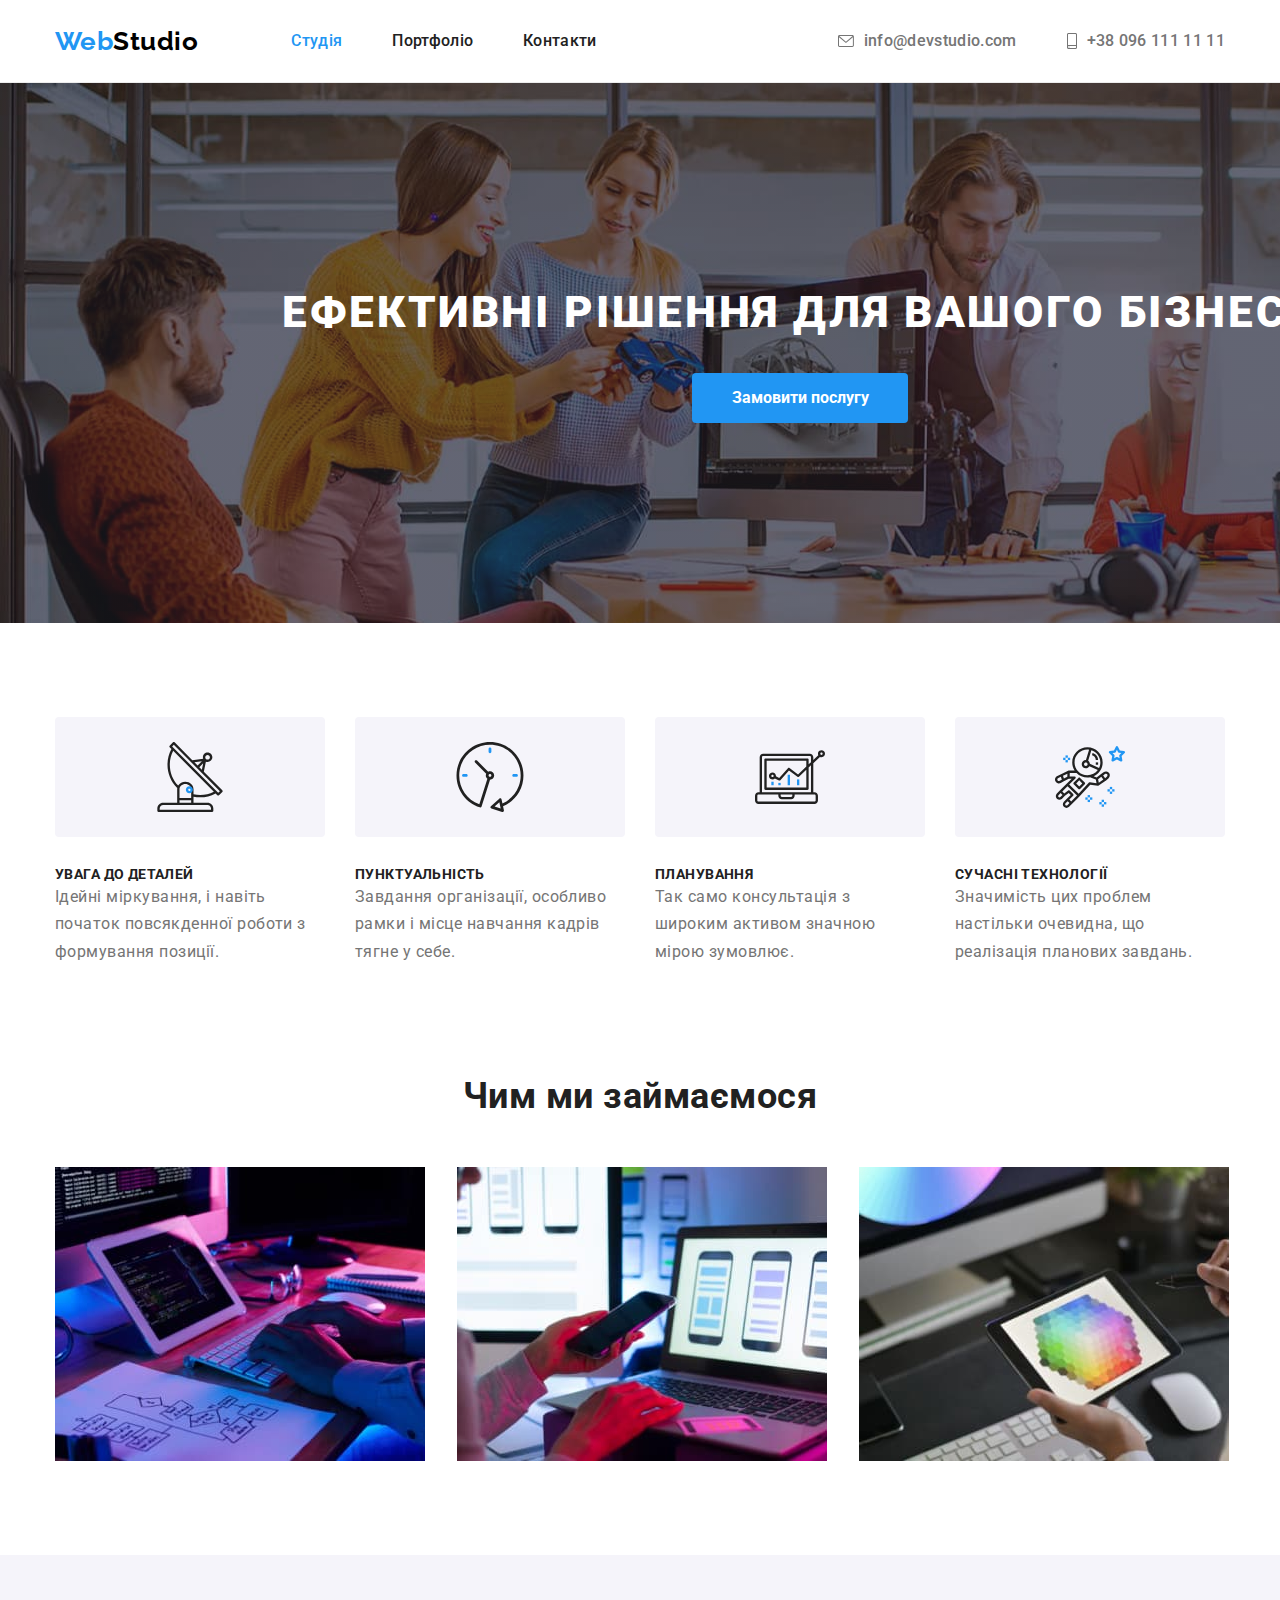
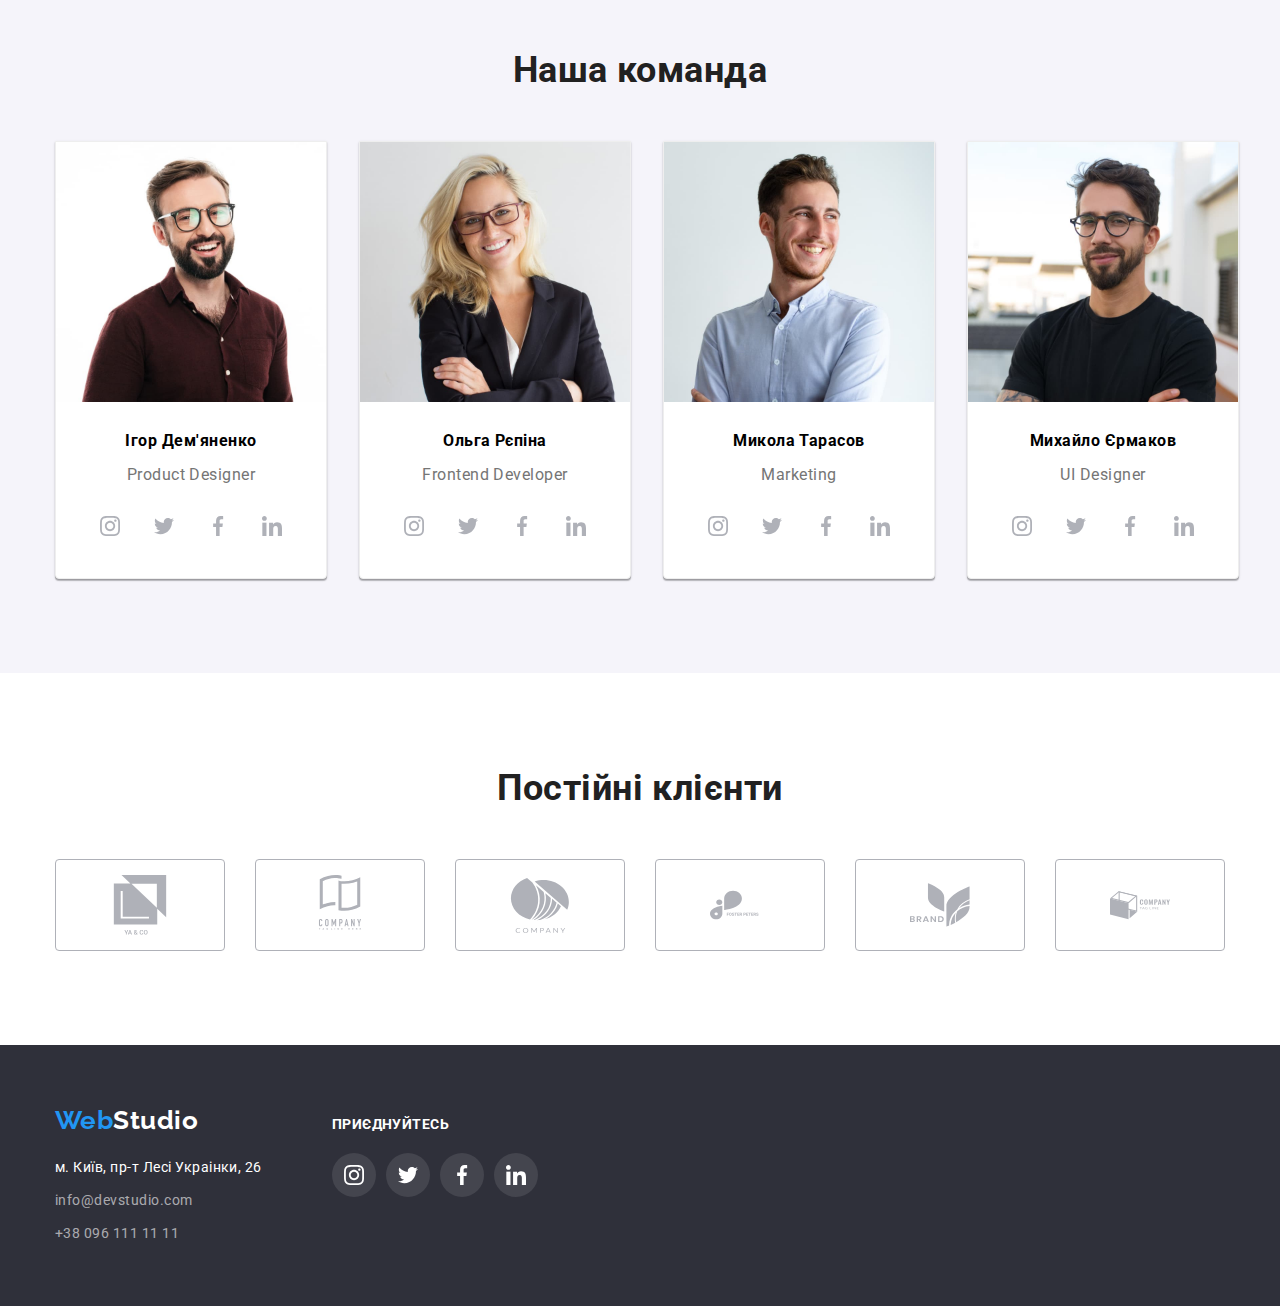
<file: index.html>
<!DOCTYPE html>

<html lang="uk">
    <head>
        <meta charset="UTF-8">
        <title>HTML5 basics</title>
        <link rel="preconnect" href="https://fonts.googleapis.com">
        <link rel="preconnect" href="https://fonts.gstatic.com" crossorigin>
        <link href="https://fonts.googleapis.com/css2?family=Raleway:wght@700&family=Roboto:wght@400;500;700;900&display=swap"
            rel="stylesheet">
        <link rel="stylesheet" href="https://cdn.jsdelivr.net/npm/modern-normalize@1.1.0/modern-normalize.min.css">
        <link rel="stylesheet" href="./css/styles.css">
    </head>
        <body>
            <header class="page-header">
                <div class="container header-box">
                <nav class="main-nav">
                    <a href="./index.html" class="logo logo-header link">
                    Web<span>Studio</span>
                    </a>
                <ul class="site-nav list">                    
                    <li class="item"><a href="./index.html" class="link current">Студія</a></li>
                    <li class="item"><a href="./portfolio.html" class="link">Портфоліо</a></li>
                    <li class="item"><a href="" class="link">Контакти</a></li>                   
                </ul>
                </nav>
                <ul class="auth-nav list">
                    <li class="item">
                        <a href="mailto:info@devstudio.com" class="auth-nav-mail link">
                       <svg class="header-mail" width="16" height="12">
                            <use href="./images/icons.svg#icon-envelope"></use>
                        </svg>
                          info@devstudio.com
                        </a> 
                    </li>
                    
                    <li class="item">
                        <a href="tel:+380961111111" class="auth-nav-phone link">
                     <svg class="header-mail" width="10" height="16">
                        <use href="./images/icons.svg#icon-smartphone2x"></use>
                    </svg>
                    
                    
                   +38 096 111 11 11</a></li>
                </ul>
                </div>
            </header>
            
            <main>
                <section class="hero">
                    <div class="container hero-box">
                    <h1 class="hero-title">Ефективні рішення для вашого бізнесу</h1>
                    <button type="button" class="hero-button">Замовити послугу</button>
                    </div>
                </section>
                <section class="benefits">
                    <div class="container">
                    <h2 class="section-title visually-hidden ">Наші переваги</h2>

                    <ul class="list benefits-list">
                        <li class="benefits-item">
                            <div class="benefit-icon">
                                <svg class="our-benefits-icon">
                                    <use href="./images/icons.svg#icon-antenna"></use>
                                </svg>
                            </div>
                            <h3 class="section-title-list">Увага до деталей</h3>
                            <p class="section-title-text">Ідейні міркування, і навіть початок повсякденної роботи з формування позиції.</p></li>                    
                        <li class="benefits-item">
                            <div class="benefit-icon">
                                <svg class="our-benefits-icon">
                                    <use href="./images/icons.svg#icon-clock-1"></use>
                                </svg>
                            </div>
                            <h3 class="section-title-list">Пунктуальність</h3>
                            <p class="section-title-text">Завдання організації, особливо рамки і місце навчання кадрів тягне у себе.</p></li>
                        <li class="benefits-item">
                            <div class="benefit-icon">
                                <svg class="our-benefits-icon">
                                    <use href="./images/icons.svg#icon-diagram-1"></use>
                                </svg>
                            </div>
                            <h3 class="section-title-list">Планування</h3>
                            <p class="section-title-text">Так само консультація з широким активом значною мірою зумовлює.</p>
                        </li>
                        <li class="benefits-item">
                            <div class="benefit-icon">
                                <svg class="our-benefits-icon">
                                    <use href="./images/icons.svg#icon-astronaut-1"></use>
                                </svg>
                            </div>
                            <h3 class="section-title-list">Сучасні технології</h3>
                            <p class="section-title-text">Значимість цих проблем настільки очевидна, що реалізація планових завдань.</p>
                        </li>               
                    </ul>
                    </div>
                </section>
                       
                <Section class="activity">
                    <div class="container">
                    <h2 class="section-title">Чим ми займаємося</h2>
                    <ul class="list section-list">
                        <li class="section-item">
                            <img src="./images/laptop.jpg" alt="Лэптоп" width="370">
                        </li>
                        
                        <li class="section-item">
                            <img src="./images/smartphone.jpg" alt="Смартфон" width="370">                            
                        </li>
                        <li class="section-item">
                            <img src="./images/ipad.jpg" alt="Айпад" width="370">                            
                        </li>                       
                    </ul>
                    </div>
                </section>
            
                <section class="team our-team">
                    <div class="container">
                    <h2 class="section-title">Наша команда</h2>
                    <ul class="list team-list">
                        <li class="team-item">
                            <img src="./images/demyanenko.jpg" alt="Игорь Демьяненко" width="270">
                            <div class="team-member">                           
                            <h3 class="team-title-list">Ігор Дем'яненко</h3>
                            <p class="section-title-text">Product Designer</p>
                            <ul class="social-list list">
                                <li class="social-list-item">
                                    <a href="" class="social-list-link">
                                        <svg aria-label="іконка інстаграм" class="social-list-icon">
                                            <use href="./images/icons.svg#icon-instagram-1"></use>
                                        </svg>
                            
                                    </a>
                                </li>
                                <li class="social-list-item">
                                    <a href="" class="social-list-link">
                                        <svg aria-label="іконка твіттер" class="social-list-icon">
                                            <use href="./images/icons.svg#icon-twitter-1"></use>
                                        </svg>
                                    </a>
                                </li>
                                <li class="social-list-item">
                                    <a href="" class="social-list-link">
                                        <svg aria-label="іконка фейсбук" class="social-list-icon">
                                            <use href="./images/icons.svg#icon-facebook-1"></use>
                                        </svg>
                                    </a>
                                </li>
                                <li class="social-list-item">
                                    <a href="" class="social-list-link">
                                        <svg aria-label="іконка лінкедін" class="social-list-icon">
                                            <use href="./images/icons.svg#icon-linkedin-1"></use>
                                        </svg>
                                    </a>
                                </li>
                            </ul>
                            </div>

                        </li>
                        
                        <li class="team-item">
                            <img src="./images/repina.jpg" alt="Ольга Репина" width="270">
                            <div class="team-member">
                            <h3 class="team-title-list">Ольга Рєпіна</h3>
                            <p class="section-title-text">Frontend Developer</p>
                            <ul class="social-list list">
                                <li class="social-list-item">
                                    <a href="" class="social-list-link">
                                        <svg aria-label="іконка інстаграм" class="social-list-icon">
                                            <use href="./images/icons.svg#icon-instagram-1"></use>
                                        </svg>
                            
                                    </a>
                                </li>
                                <li class="social-list-item">
                                    <a href="" class="social-list-link">
                                        <svg aria-label="іконка твіттер" class="social-list-icon">
                                            <use href="./images/icons.svg#icon-twitter-1"></use>
                                        </svg>
                                    </a>
                                </li>
                                <li class="social-list-item">
                                    <a href="" class="social-list-link">
                                        <svg aria-label="іконка фейсбук" class="social-list-icon">
                                            <use href="./images/icons.svg#icon-facebook-1"></use>
                                        </svg>
                                    </a>
                                </li>
                                <li class="social-list-item">
                                    <a href="" class="social-list-link">
                                        <svg aria-label="іконка лінкедін" class="social-list-icon">
                                            <use href="./images/icons.svg#icon-linkedin-1"></use>
                                        </svg>
                                    </a>
                                </li>
                            </ul>
                            </div>
                        </li>
                        <li class="team-item">
                            <img src="./images/tarasov.jpg" alt="Николай Тарасов" width="270">
                            <div class="team-member">
                            <h3 class="team-title-list">Микола Тарасов</h3>
                            <p class="section-title-text">Marketing</p>
                            <ul class="social-list list">
                                <li class="social-list-item">
                                    <a href="" class="social-list-link">
                                        <svg aria-label="іконка інстаграм" class="social-list-icon">
                                            <use href="./images/icons.svg#icon-instagram-1"></use>
                                        </svg>
                            
                                    </a>
                                </li>
                                <li class="social-list-item">
                                    <a href="" class="social-list-link">
                                        <svg aria-label="іконка твіттер" class="social-list-icon">
                                            <use href="./images/icons.svg#icon-twitter-1"></use>
                                        </svg>
                                    </a>
                                </li>
                                <li class="social-list-item">
                                    <a href="" class="social-list-link">
                                        <svg aria-label="іконка фейсбук" class="social-list-icon">
                                            <use href="./images/icons.svg#icon-facebook-1"></use>
                                        </svg>
                                    </a>
                                </li>
                                <li class="social-list-item">
                                    <a href="" class="social-list-link">
                                        <svg aria-label="іконка лінкедін" class="social-list-icon">
                                            <use href="./images/icons.svg#icon-linkedin-1"></use>
                                        </svg>
                                    </a>
                                </li>
                            </ul>
                            </div>
                        </li>
                        <li class="team-item">
                            <img src="./images/ermakov.jpg" alt="Михаил Ермаков" width="270">
                            <div class="team-member">
                            <h3 class="team-title-list">Михайло Єрмаков</h3>
                            <p class="section-title-text">UI Designer</p>
                            <ul class="social-list list">
                                <li class="social-list-item">
                                    <a href="" class="social-list-link">
                                        <svg aria-label="іконка інстаграм" class="social-list-icon">
                                            <use href="./images/icons.svg#icon-instagram-1"></use>
                                        </svg>
                            
                                    </a>
                                </li>
                                <li class="social-list-item">
                                    <a href="" class="social-list-link">
                                        <svg aria-label="іконка твіттер" class="social-list-icon">
                                            <use href="./images/icons.svg#icon-twitter-1"></use>
                                        </svg>
                                    </a>
                                </li>
                                <li class="social-list-item">
                                    <a href="" class="social-list-link">
                                        <svg aria-label="іконка фейсбук" class="social-list-icon">
                                            <use href="./images/icons.svg#icon-facebook-1"></use>
                                        </svg>
                                    </a>
                                </li>
                                <li class="social-list-item">
                                    <a href="" class="social-list-link">
                                        <svg aria-label="іконка лінкедін" class="social-list-icon">
                                            <use href="./images/icons.svg#icon-linkedin-1"></use>
                                        </svg>
                                    </a>
                                </li>
                            </ul>
                            </div>
                        </li>
                    </ul>
                    </div>
                </section>
                
                <section class="our-clients">                    
                    <div class="container">
                        <h2 class="section-title">Постійні клієнти</h2>
                        <ul class="clients-list list">
                            <li class="client-list-item">
                                <a href="" class="client-list-link">
                                    <svg class="client-list-icon">
                                        <use href="./images/icons.svg#icon-client1"></use>
                                    </svg>
                                </a>
                            </li>
                            <li class="client-list-item">
                                <a href="" class="client-list-link">
                                    <svg class="client-list-icon">
                                        <use href="./images/icons.svg#icon-client2"></use>
                                    </svg>
                                </a>
                            </li>
                            <li class="client-list-item">
                                <a href="" class="client-list-link">
                                    <svg class="client-list-icon">
                                        <use href="./images/icons.svg#icon-client3"></use>
                                    </svg>
                                </a>
                            </li>
                            <li class="client-list-item">
                                <a href="" class="client-list-link">
                                    <svg class="client-list-icon">
                                        <use href="./images/icons.svg#icon-client4"></use>
                                    </svg>
                                </a>
                            </li>
                            <li class="client-list-item">
                                <a href="" class="client-list-link">
                                    <svg class="client-list-icon">
                                        <use href="./images/icons.svg#icon-client5"></use>
                                    </svg>
                                </a>
                            </li>
                            <li class="client-list-item">
                                <a href="" class="client-list-link">
                                    <svg class="client-list-icon">
                                        <use href="./images/icons.svg#icon-client6"></use>
                                    </svg>
                                </a>
                            </li>
                        </ul>
                    </div>
                </section>
            
            </main>
                
                <footer class="page-footer">
                <div class="container footer-box">
                <div>
                <a href="./index.html" class="logo logo-footer link">
                    Web<span>Studio</span>
                </a>
                <address>
                <ul class="list link">
                    <li class="adress-list"><a href="https://goo.gl/maps/CPtrU1FHBa2aNyZL9" target="_blank" rel="noopener noreferrer nofollow" class="footer-contacts">м. Київ, пр-т Лесі
                        Украінки, 26</a></li>
                    <li class="adress-list"><a href="mailto:info@devstudio.com" class="footer-list-contacts">info@devstudio.com</a></li>
                    <li><a href="tel:+380961111111" class="footer-list-contacts">+38 096 111 11 11</a></li>
                </ul>
                </address>
                </div>

                
                <div class="footer-social">
                    <p class="section-title-list call">Приєднуйтесь</p>
                    <ul class="footer-social-list list">
                        <li class="footer-sicial-item">
                            <a href="" class="footer-social-link">
                                <svg class="footer-social-icon">
                                    <use href="./images/icons.svg#icon-instagram-2"></use>
                                </svg>

                            </a>
                        </li>
                        <li class="footer-sicial-item">
                            <a href="" class="footer-social-link">
                                <svg class="footer-social-icon">
                                <use href="images/icons.svg#icon-twitter-2"></use>
                                </svg>

                            </a>
                        </li>
                        <li class="footer-sicial-item">
                            <a href="" class="footer-social-link">
                                <svg class="footer-social-icon">
                                <use href="./images/icons.svg#icon-facebook-2"></use>
                                </svg>
                            </a>
                        </li>
                        <li class="footer-sicial-item">
                            <a href="" class="footer-social-link">
                                <svg class="footer-social-icon">
                                <use href="./images/icons.svg#icon-linkedin-2"></use>
                                </svg>
                            </a>
                        </li>

                    </ul>
                    </div>

                </div>
                </footer>                
                
        </body>
</html>
</file>
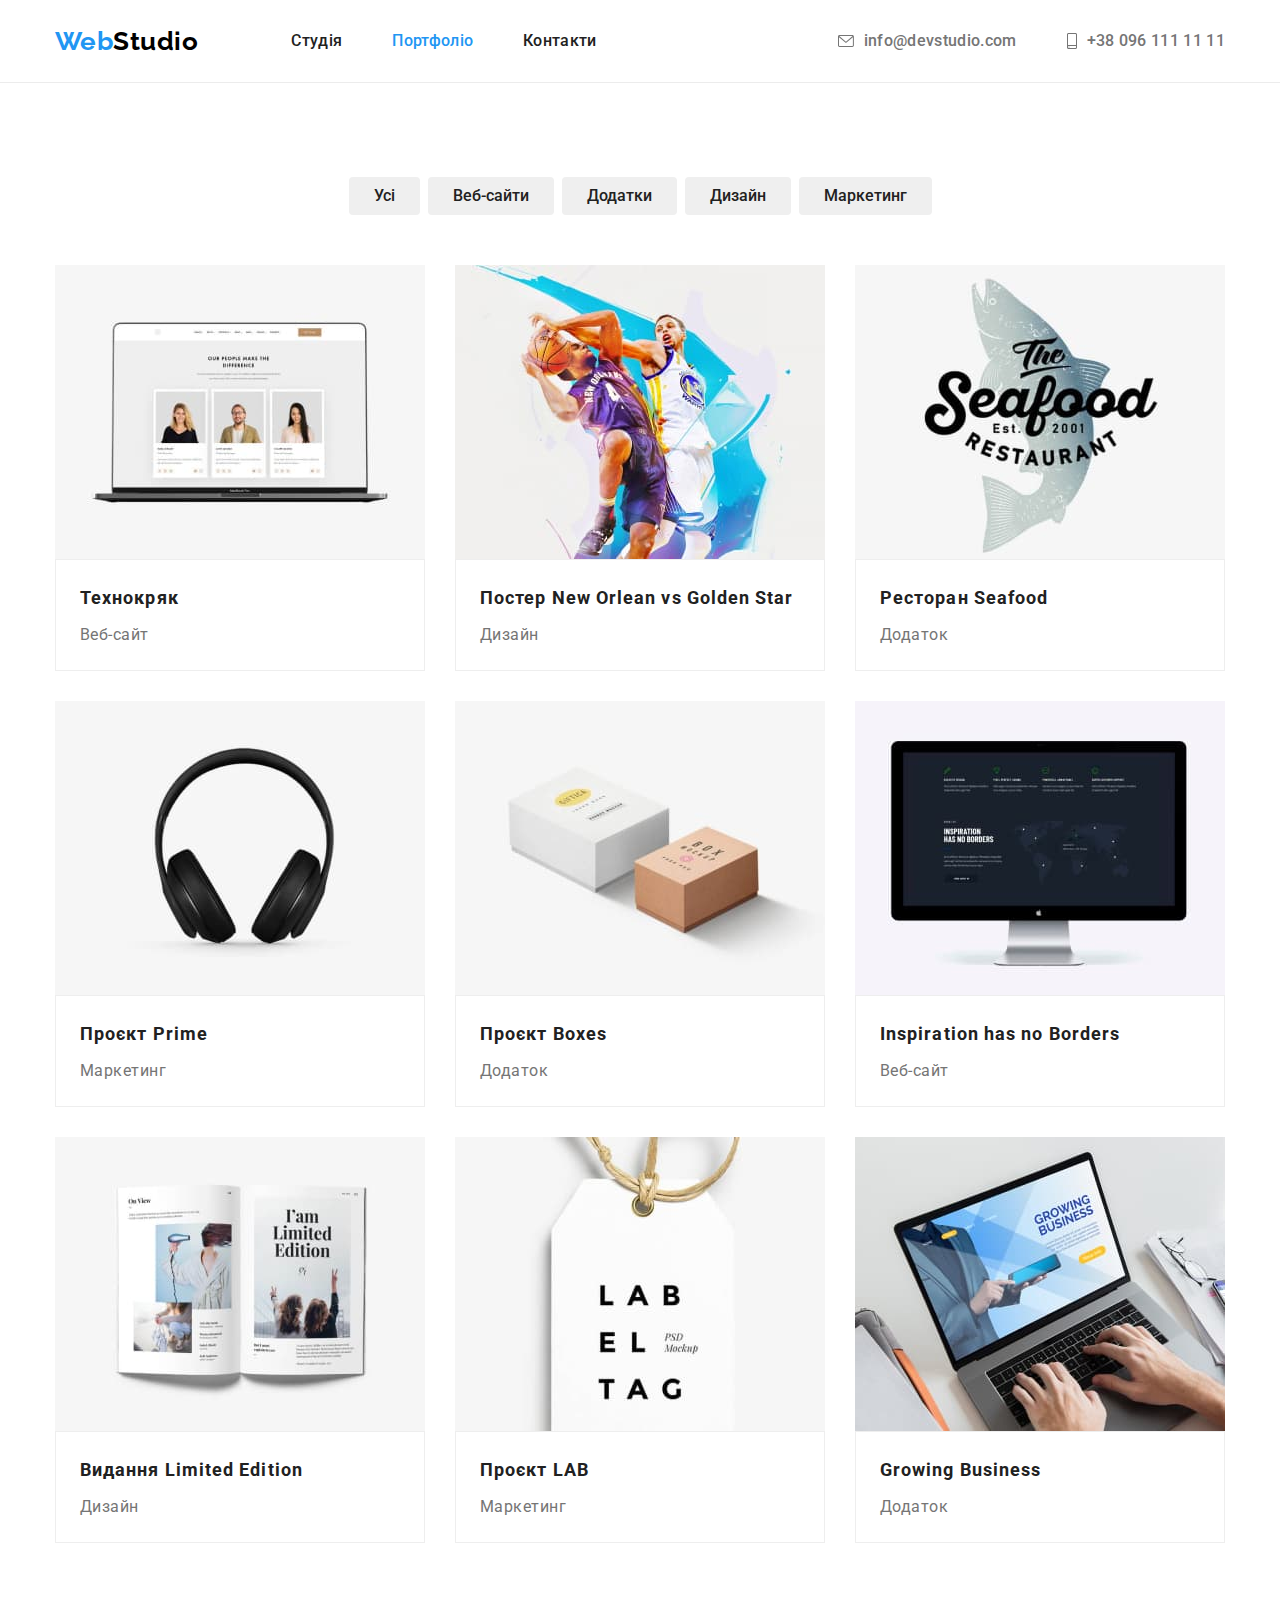
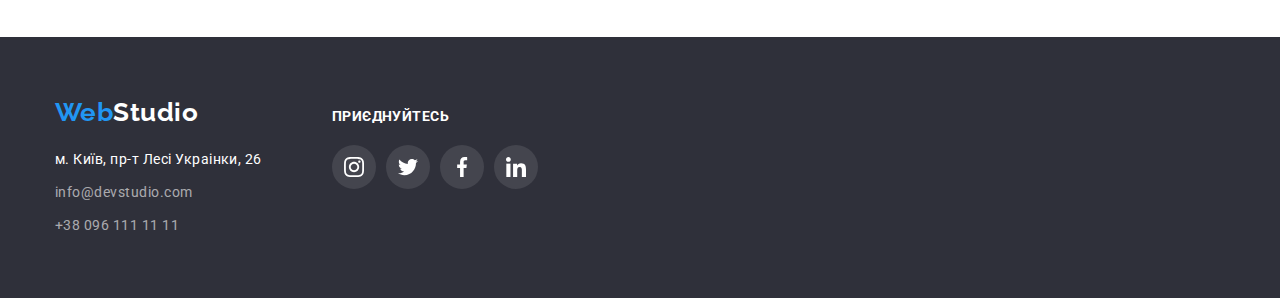
<file: portfolio.html>
<!DOCTYPE html>
<html lang="en">
<head>
    <meta charset="UTF-8">
    <meta http-equiv="X-UA-Compatible" content="IE=edge">
    <meta name="viewport" content="width=device-width, initial-scale=1.0">
    <title>Document</title>
    <link rel="preconnect" href="https://fonts.googleapis.com">
    <link rel="preconnect" href="https://fonts.gstatic.com" crossorigin>
    <link href="https://fonts.googleapis.com/css2?family=Raleway:wght@700&family=Roboto:wght@400;500;700;900&display=swap"
        rel="stylesheet">
    <link rel="stylesheet" href="https://cdn.jsdelivr.net/npm/modern-normalize@1.1.0/modern-normalize.min.css">
    <link rel="stylesheet" href="./css/styles.css">
</head>
<body>
    <header class="page-header-portfolio">
        <div class="container header-box">
            <nav class="main-nav">
                <a href="./index.html" class="logo logo-header link">
                    Web<span>Studio</span>
                </a>
                <ul class="site-nav list">
                    <li class="item"><a href="./index.html" class="link">Студія</a></li>
                    <li class="item"><a href="./portfolio.html" class="link current">Портфоліо</a></li>
                    <li class="item"><a href="" class="link">Контакти</a></li>
                </ul>
            </nav>
            <ul class="auth-nav list">
                <li class="item">
                    <a href="mailto:info@devstudio.com" class="auth-nav-mail link">
                        <svg class="header-mail" width="16" height="12">
                            <use href="./images/icons.svg#icon-envelope"></use>
                        </svg>
                        info@devstudio.com
                    </a>
                </li>
            
                <li class="item">
                    <a href="tel:+380961111111" class="auth-nav-phone link">
                        <svg class="header-mail" width="10" height="16">
                            <use href="./images/icons.svg#icon-smartphone2x"></use>
                        </svg>
            
            
                        +38 096 111 11 11</a>
                </li>
            </ul>
        </div>
    </header>
    <main>
        <section class="portfolio-filter">
            <div class="container">   
            <ul class="list filter-list">
                <li class="filter-item"><button type="button" class="portfolio-buttons">Усі</button></li>
                <li class="filter-item"><button type="button" class="portfolio-buttons">Веб-сайти</button></li>
                <li class="filter-item"><button type="button" class="portfolio-buttons">Додатки</button></li>
                <li class="filter-item"><button type="button" class="portfolio-buttons">Дизайн</button></li>
                <li class="filter-item"><button type="button" class="portfolio-buttons">Маркетинг</button></li>
            </ul>
    
    <h1 class="hero-title visually-hidden">Наше портфоліо</h1>
    
        <ul class="list porfolio-box">
            <li class="portfolio-item">
                <a href="" class="link portfolio-link">
                <div class="portfolio-card-wrapper">
                    <img src="./images/technokrjak.jpg" alt="three-photos" width="370">
                </div>
                <div class="box-project">
                    <h2 class="portfolio-list">Технокряк</h2>
                <P class="portfolio-prodject">Веб-сайт</P>
                </div>
                </a>
            </li>
            <li class="portfolio-item">
                <a href="" class="link portfolio-link">
                <img src="./images/poster.jpg" alt="two-basketball-players" width="370">
                <div class="box-project">
                <h2 class="portfolio-list">Постер New Orlean vs Golden Star</h2>
                <P class="portfolio-prodject">Дизайн</P>
                </div>
                </a>
            </li>
            <li class="portfolio-item">
                <a href="" class="link portfolio-link">
                <img src="./images/logo-seafood.jpg" alt="logo-seafood" width="370">
                <div class="box-project">
                <h2 class="portfolio-list">Ресторан Seafood</h2>
                <P class="portfolio-prodject">Додаток</P>
                </div>
                </a>
            </li>
            <li class="portfolio-item">
                <a href="" class="link portfolio-link">
                <img src="./images/projeсt-prime.jpg" alt="headphones" width="370">
                <div class="box-project">
                <h2 class="portfolio-list">Проєкт Prime</h2>
                <P class="portfolio-prodject">Маркетинг</P>
                </div>
                </a>
            </li>
            <li class="portfolio-item">
                <a href="" class="link portfolio-link">
                <img src="./images/project-boxes.jpg" alt="two-boxes" width="370">
                <div class="box-project">
                <h2 class="portfolio-list">Проєкт Boxes</h2>
                <P class="portfolio-prodject">Додаток</P>
                </div>
                </a>
            </li>
            <li class="portfolio-item">
                <a href="" class="link portfolio-link">
                <img src="./images/no-borders.jpg" alt="computer-monitor" width="370">
                <div class="box-project">
                <h2 class="portfolio-list">Inspiration has no Borders</h2>
                <P class="portfolio-prodject">Веб-сайт</P>
                </div>
                </a>
            </li>
            <li class="portfolio-item">
                <a href="" class="link portfolio-link">
                <img src="./images/limited-edition.jpg" alt="computer-monitor" width="370">
                <div class="box-project">
                <h2 class="portfolio-list">Видання Limited Edition</h2>
                <P class="portfolio-prodject">Дизайн</P>
                </div>
                </a>
            </li>
            <li class="portfolio-item">
                <a href=""class="link portfolio-link">
                <img src="./images/project-lab.jpg" alt="label-lab-tag" width="370">
                <div class="box-project">
                <h2 class="portfolio-list">Проєкт LAB</h2>
                <P class="portfolio-prodject">Маркетинг</P>
                </div>
                </a>
            </li>
            <li class="portfolio-item">
                <a href="" class="link portfolio-link">
                <img src="./images/growing-business.jpg" alt="laptop" width="370">
                <div class="box-project">
                <h2 class="portfolio-list">Growing Business</h2>
                <P class="portfolio-prodject">Додаток</P>
                </div>
                </a>
            </li>
        </ul>
        </div>
    </section>
    </main>
    <footer class="page-footer">
        <div class="container footer-box">
            <div>
                <a href="./index.html" class="logo logo-footer link">
                    Web<span>Studio</span>
                </a>
                <address>
                    <ul class="list link">
                        <li class="adress-list"><a href="https://goo.gl/maps/CPtrU1FHBa2aNyZL9" target="_blank"
                                rel="noopener noreferrer nofollow" class="footer-contacts">м. Київ, пр-т Лесі
                                Украінки, 26</a></li>
                        <li class="adress-list"><a href="mailto:info@devstudio.com"
                                class="footer-list-contacts">info@devstudio.com</a></li>
                        <li><a href="tel:+380961111111" class="footer-list-contacts">+38 096 111 11 11</a></li>
                    </ul>
                </address>
            </div>
    
    
            <div class="footer-social">
                <p class="section-title-list call">Приєднуйтесь</p>
                <ul class="footer-social-list list">
                    <li class="footer-sicial-item">
                        <a href="" class="footer-social-link">
                            <svg class="footer-social-icon">
                                <use href="./images/icons.svg#icon-instagram-2"></use>
                            </svg>
    
                        </a>
                    </li>
                    <li class="footer-sicial-item">
                        <a href="" class="footer-social-link">
                            <svg class="footer-social-icon">
                                <use href="images/icons.svg#icon-twitter-2"></use>
                            </svg>
    
                        </a>
                    </li>
                    <li class="footer-sicial-item">
                        <a href="" class="footer-social-link">
                            <svg class="footer-social-icon">
                                <use href="./images/icons.svg#icon-facebook-2"></use>
                            </svg>
                        </a>
                    </li>
                    <li class="footer-sicial-item">
                        <a href="" class="footer-social-link">
                            <svg class="footer-social-icon">
                                <use href="./images/icons.svg#icon-linkedin-2"></use>
                            </svg>
                        </a>
                    </li>
    
                </ul>
            </div>
    
        </div>
    </footer>
    
</body>
</html>
</file>
<file: css/styles.css>
:root {
    --basic-color: #757575;
    --second-color: #212121;
    --accent-color: #2196F3;
    --white-color: #ffffff;
}

.list {
    list-style: none;
}
.link {
    text-decoration: none;
}

img {
    display: block;
}
h1,
h2,
h3,
h4,
p {
    margin-top: 0;
    margin-bottom: 0;
}
ul,
ol {
    margin-top: 0;
    margin-bottom: 0;
    padding-left: 0;
}
button {
    cursor: pointer;
}
.header-mail {
    margin-right: 10px;
    /*fill: var(--basic-color); */

}
.header-mail:hover,
.header-mail:focus {
    fill: var(--accent-color);
}
/* Main-nav*/
.container {
    width: 1200px;
    padding-left: 15px;
    padding-right: 15px;
    margin-left: auto;
    margin-right: auto;
}
.main-nav {
    display: flex;
    align-items: center;

}
body {
    font-size: 16px;
    font-family: 'Roboto', sans-serif;
    letter-spacing: 0.03em;
    background-color: var(--white-color);
    }
.logo {
        
        
        font-family: 'Raleway', sans-serif;
        font-weight: 700;
        font-size: 26px;
        line-height: 1.19;
        /* identical to box height */
    
        color: var(--accent-color); 
}
.logo-header {
        margin-right: 93px;
        padding-top: 24px;
        padding-bottom: 24px;
}
.logo span {
    color: #000000;
}
.page-header {
        border-bottom: 1px solid #ECECEC;
        /*padding-top: 0px;
        padding-bottom: 0px;   */
}
.portfolio-filter {
    padding-top: 94px;
    padding-bottom: 94px;
}
.page-header-portfolio {
    border-bottom: 1px solid #ECECEC;  
}
/* Site nav */
.header-box {
    display: flex;
    justify-content: space-between;
    align-items: center;
   /* border-bottom: 1px solid #ECECEC; */
}
.site-nav {
    display: flex;
    align-items: center;
}
.site-nav .item:not(:last-child) {
        margin-right: 50px;
}
/*.site-nav .item{
    display: block;
    padding-top: 8px;
    padding-bottom: 8px;
}*/

.site-nav .link {
        display: block;
        padding-top: 32px;
        padding-bottom: 32px;
        font-weight: 500;
        line-height: 1.14;
        letter-spacing: 0.02em;
        color: var(--second-color);
}
.site-nav .link:hover,
.site-nav .link:focus{
    color: var(--accent-color);
}
/* Site auth-nav */
.auth-nav {
    display: flex;
   }
.auth-nav .item + .item{
    margin-left: 50px;
}

/*.auth-nav .item {
    padding-top: 32px;
    padding-bottom: 32px;
} */
.auth-nav-mail,
.auth-nav-phone{
        display: inline-flex;
        align-items: center;
        padding-top: 32px;
        padding-bottom: 32px;
        font-weight: 500;
        line-height: 16px;
        letter-spacing: 0.02em;
        color: var(--basic-color);
        fill: currentColor;
        
}
.auth-nav-mail:hover,
.auth-nav-mail:focus {
    color: var(--accent-color);
}
.auth-nav-phone:hover,
.auth-nav-phone:focus {
    color: var(--accent-color);
}

.site-nav .current {
        color: var(--accent-color);
}
       
/*  Hero */
.visually-hidden {
    position: absolute;
    white-space: nowrap;
    width: 1px;
    height: 1px;
    overflow: hidden;
    border: 0;
    padding: 0;
    clip: rect(0 0 0 0);
    clip-path: inset(50%);
    margin: -1px;
}
.filter {
        display: block;
        padding-top: 94px;
        padding-bottom: 94px;
}
.filter-list {
        display: flex;
        /*padding-top: 94px; */
        margin-left: auto;
        margin-left: auto;
        margin-bottom: 50px;
        align-items: center;
        justify-content: center;
}
.filter-item:not(:last-child) {
    margin-right: 8px;
    

}
/*.filter-item {
        /*padding: 6px 25px; */


.portfolio-buttons {
        border: none;
        border-radius: 4px;
        padding: 6px 25px;
        font-family: 'Roboto', sans-serif;
        font-weight: 500;
        font-size: 16px;
        line-height: 1.62;
        /* identical to box height, or 162% */
        box-sizing: border-box;
        text-align: center;  
        color: var(--second-color);
}
.portfolio-buttons:hover,
.portfolio-buttons:focus{
    color: var(--white-color);
    background-color: var(--accent-color);
    box-shadow: 0px 2px 0px 0px rgba(0, 0, 0, 0.25);
}
.porfolio-box {
            display: flex;
            flex-wrap: wrap;
            gap: 30px;
}
.box-project {
        padding: 20px 24px;
        border: 1px solid rgba(238, 238, 238, 1);
}

.portfolio-list {
            margin-bottom: 4px;
            font-family: 'Roboto', sans-serif;
            font-weight: 700;
            font-size: 18px;
            line-height: 2.0;
            /* identical to box height, or 200% */
        
            letter-spacing: 0.06em;
        
            color: var(--second-color);
}
.portfolio-prodject {
    font-family: 'Roboto', sans-serif;
        font-weight: 400;
        font-size: 16px;
        line-height: 1.88;
        /* identical to box height, or 188% */
    
        color: var(--basic-color);

}
.porfolio-box .portfolio-project {
    font-size: 16px;
    color: #757575;
}
.portfolio-link {
    display: block;
    box-sizing: border-box;
}
.portfolio-link:hover,
.portfolio-link:focus {
    color: var(--white-color);
       /* background-color: var(--accent-color); */
        
        box-shadow: 2px 2px 0px 0px rgba(238, 238, 238, 1);

}
.portfolio-item {
    display: block;
   /* border: 1px solid rgba(238, 238, 238, 1); */
    
}
/*.portfolio-item:hover {
    box-shadow: 0px 4px 4px 0px rgba(0, 0, 0, 0.25); 

}  */

.portfolio-card-wrapper,
.box-project {
    display: block;
    
}

/*.hero {
    /*padding-top: 200px;
    padding-bottom: 200px;
    /*background-color: #2F303A; 
    }*/
.hero-box {
        display: block;
        margin-left: auto;
        margin-right: auto;
        width: 1600px;
        padding-top: 200px;
        padding-bottom: 200px;
        background-image:linear-gradient(rgba(47, 48, 58, 0.4), rgba(47, 48, 58, 0.4)), url(../images/img-bg.jpg);
        background-size: cover;
        background-color: #C4C4C4;
        }
.hero-title {
    margin-bottom: 30px;
    font-weight: 900;
    font-size: 44px;
    line-height: 1.36;
        /* or 136% */
    
        text-align: center;
        letter-spacing: 0.06em;
        text-transform: uppercase;
        color:var(--white-color);
}
.hero-button {
   display: block;
    width: 216px;
    height: 50px;
    border: none;
    border-radius: 4px;
    margin-left: auto;
    margin-right: auto;
    font-family: 'Roboto', sans-serif;
    font-weight: 700;
    font-size: 16px;
    line-height: 1.88;
        /* identical to box height, or 188% */
    
    background-color: var(--accent-color);
    color: var(--white-color);
}
.hero-button:hover,
.hero-button:focus {
    background: #188CE8;
    color: var(--white-color);
}
/*.our-benefits-item {
    width: 270px;
    height: 120px;
    background-color: #F5F4FA;
}   */
.benefit-icon {
    display: flex;
    align-items: center;
    justify-content: center;
    width: 270px;
    height: 120px;
    margin-bottom: 30px;
    background: #F5F4FA;
    border-radius: 4px;
}
.our-benefits {
    display: flex;
    align-items: center;
    justify-content: center;
    column-gap: 30px;
}
.our-benefits-icon {
    align-items: center;
    justify-content: center;
    display: flex;
    width: 70px;
    height: 70px;
}
.benefits {
    display: flex;
    padding-top: 94px;
    padding-bottom: 94px;
}
.benefits-list {
    display: flex;
    
}
.benefits-list .benefits-item:not(:last-child) {
    margin-right: 30px;
}
/*.benefits-item {
    width: 270px;*/
}
.section-title-list {
        margin-bottom: 10px;
}
.activity {
    padding-top: 0;
   padding-bottom: 94px;
}
.section-title {
    /*margin-top: 94px;*/
        margin-bottom: 50px;
        font-weight: 700;
        font-size: 36px;
        line-height: 1.17;
        text-align: center;  
        color: var(--second-color);
}
.section-title-list {
        
        font-weight: 700;
        font-size: 14px;
        line-height: 1.14;
        letter-spacing: 0.03em;
        text-transform: uppercase;
        color: var(--second-color);
}
.section-title-text {
        margin-bottom: 16px;
        font-weight: 400;
        line-height: 1.71;
        /* or 171% */   
        color: var(--basic-color);
}
.section-list {
    display: flex;
}
.section-list .section-item:not(:last-child) {
    margin-right: 32px;
}

.team {
    padding-top: 94px;
    padding-bottom: 94px;
}
.our-team {
    background-color: #F5F4FA;;
    
}
.team-list {
    display: flex;
    
}
.team-item:not(:last-child) {
    margin-right: 32px;
}
.team-item {
    border-top: 1px solid #eeeeee;
    border-right: 1px solid #eeeeee;
    border-bottom: 1px solid #eeeeee;
    border-left: 1px solid #eeeeee;
    background: #FFFFFF;
    border-radius: 0px 0px 4px 4px;
    box-shadow: 0px 1px 3px rgba(0, 0, 0, 0.12), 0px 1px 1px rgba(0, 0, 0, 0.14), 0px 2px 1px rgba(0, 0, 0, 0.2);
}
.team-item .team-title-list {
    font-size: 16px;
    margin-bottom: 10px;
}

.team-member {
    font-size: 16px;
    text-align: center;
    padding: 30px;
}
.team-title-list {
    margin-bottom: 10px; 
}
.social-list {
    display: flex;
    justify-content: center;
    column-gap: 10px;
    background-color: #FFFFFF;
}
.social-list-link {
    display: flex;
    align-items: center;
    justify-content: center;
    width: 44px;
    height: 44px;
    border-radius: 50%;
}
.social-list-link:hover,
.social-list-link:focus {
    background-color: var(--accent-color);

}
.social-list-link:hover .social-list-icon,
.social-list-link:focus .social-list-icon {
    fill:var(--white-color);
}
.our-clients {
    padding-top: 94px;
    padding-bottom: 94px;
}

.clients-list {
    display: flex;
    justify-content: center;
    column-gap: 30px;

}
.social-list-icon {
    width: 20px;
    height: 20px;
    fill: #AFB1B8;
}
.client-list-link {
    display: flex;
    width: 100%;
    height: 100%;
    align-items: center;
    justify-content: center;
    border: 1px solid #AFB1B8;
    border-radius: 4px 4px 4px 4px;
    fill: #AFB1B8;
   
}
.client-list-link:hover,
.client-list-link:focus {
    border-color: var(--accent-color);
    fill: var(--accent-color);
}
.client-list-item {
    display: flex;
    width: 172px;
    height: 92px;
    align-items: center;
    justify-content: center;
    
}

.client-list-icon {
    display: flex;
    /*fill: #AFB1B8; */
    width: 106px;
    height: 60px;
}
/*.client-list-icon:hover,
.client-list-icon:focus {
    fill: var(--accent-color);
} */


.page-footer {
    padding-top: 60px;
    padding-bottom: 60px;
    background-color: #2F303A;
}
.logo-footer {
    display: inline-block;
    margin-bottom: 20px;
}
.footer-box {
    display: flex;
    align-items: baseline;
    
}
.page-footer span {
    color: var(--white-color);
}
.footer-contacts {
        
        text-decoration: none;
        font-style: normal;
        font-weight: 400;
        line-height: 1.71;
        /* or 171% */
        color: var(--white-color);
}
.footer-list-contacts {
       
        text-decoration: none;
        font-style: normal;
        font-size: 14px;
        font-weight: 400;
        line-height: 1.71;
        /* or 171% */
        color: rgba(255, 255, 255, 0.6);
}
.adress-list {
    margin-bottom: 9px;
    font-size: 14px;
}
.footer-social-list {
    display: flex;
    justify-content: center;
    column-gap: 10px;
}
.footer-social-link {
    display: flex;
    align-items: center;
    justify-content: center;
    width: 44px;
    height: 44px;
    border-radius: 50%;
    background: rgba(255, 255, 255, 0.1);
}
.footer-social-link:hover,
.footer-social-link:focus {
    background-color: #188CE8;
}
.footer-social-icon {
    width: 20px;
    height: 20px;
    fill: var(--white-color);
}
.page-footer {
    display: flex; 
}
.footer-social {
    margin-left: 70px;
   /* padding-top: 10px; */
    
    align-items: center;
    justify-content: left;  
}
.call {
    margin-bottom: 20px;
    font-family: 'Roboto';
        font-style: normal;
        font-weight: 700;
        font-size: 14px;
        line-height: 1.14;
        letter-spacing: 0.03em;
        
    
        color: #FFFFFF;
}
.icon {
    display: inline-flex;
    align-items: center;
    width: 16px;
    height: 12px;
    margin-right: 10px;
    background-color:#FFFFFF;
    background-image: url(../images/envelope.svg);
}
.icon:hover,
.icon:focus {
    fill: var(--accent-color);
}
.icon-phon {
    display: inline-flex;
    align-items: center;
    width: 10px;
    height: 16px;
    margin-right: 10px;
    background-color: #FFFFFF;
    background-image: url(../images/smartphone@2x.svg);
}
</file>
